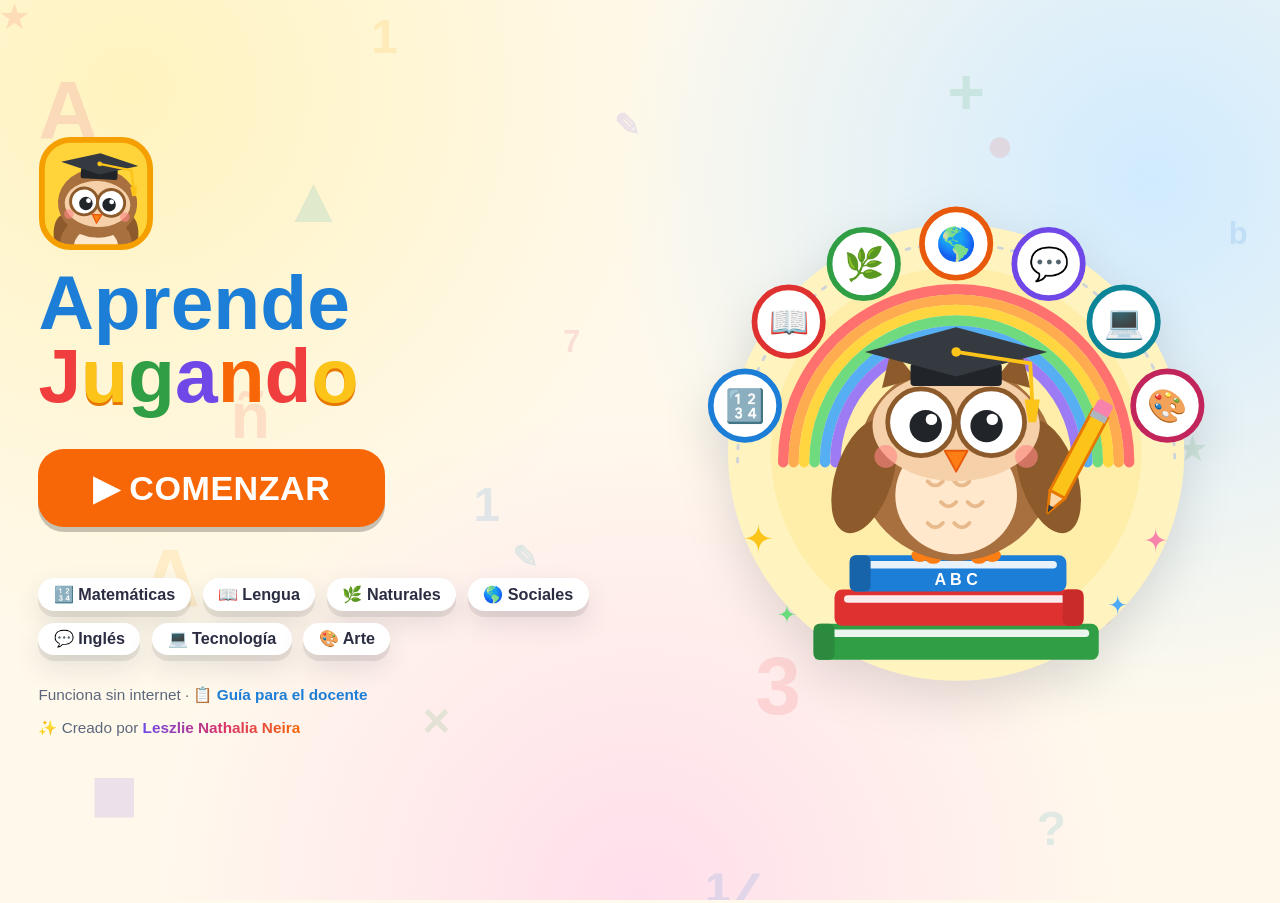
<file: index.html>
<!DOCTYPE html>
<html lang="es">
<head>
  <meta charset="UTF-8">
  <meta name="viewport" content="width=device-width, initial-scale=1.0">
  <title>Aprende Jugando – Juegos educativos para primaria</title>

  <!-- Información para buscadores (Google) -->
  <meta name="description" content="259 juegos educativos gratis para primero a quinto de primaria: matemáticas, lengua, ciencias, sociales, inglés, tecnología y arte. Creado por Leszlie Nathalia Neira.">
  <meta name="author" content="Leszlie Nathalia Neira">
  <link rel="canonical" href="https://nathalianeira28.github.io/Aprende-jugando/">
  <meta name="theme-color" content="#f76707">

  <!-- Vista previa al compartir el link (WhatsApp, Facebook, etc.) -->
  <meta property="og:type" content="website">
  <meta property="og:site_name" content="Aprende Jugando">
  <meta property="og:locale" content="es_CO">
  <meta property="og:title" content="Aprende Jugando – Juegos educativos para primaria">
  <meta property="og:description" content="259 juegos educativos gratis para primero a quinto de primaria: matemáticas, lengua, ciencias, sociales, inglés, tecnología y arte.">
  <meta property="og:url" content="https://nathalianeira28.github.io/Aprende-jugando/">
  <meta property="og:image" content="https://nathalianeira28.github.io/Aprende-jugando/assets/images/vista-previa.png">
  <meta property="og:image:width" content="1200">
  <meta property="og:image:height" content="630">
  <meta property="og:image:alt" content="Pantalla de bienvenida de Aprende Jugando con el búho profesor">
  <meta name="twitter:card" content="summary_large_image">

  <!-- Icono: SVG para computador; PNG para celulares (al "Agregar a pantalla de inicio") -->
  <link rel="icon" href="assets/icons/logo.svg" type="image/svg+xml">
  <link rel="icon" href="assets/icons/icono-192.png" type="image/png" sizes="192x192">
  <link rel="apple-touch-icon" href="assets/icons/apple-touch-icon.png">
  <link rel="manifest" href="manifest.webmanifest">
  <meta name="apple-mobile-web-app-title" content="Aprende Jugando">
  <link rel="stylesheet" href="css/estilos.css">
</head>
<body>
  <!-- Decoración de fondo (estrellas, números, figuras que flotan) -->
  <div id="fondo-decorativo" aria-hidden="true"></div>

  <!-- Barra superior: aparece en todas las pantallas menos la bienvenida -->
  <header id="barra" class="oculto">
    <button id="btn-logo" class="barra-logo" title="Ir al inicio">
      <img src="assets/icons/logo.svg" alt="">
      <span>Aprende <b>Jugando</b></span>
    </button>
    <nav id="migas" aria-label="Ruta"></nav>
    <div class="barra-acciones">
      <button id="btn-guia" class="btn-icono" title="Guía para el docente">📋<span>Guía docente</span></button>
      <button id="btn-sonido" class="btn-icono" title="Activar o desactivar sonidos">🔊<span>Sonido</span></button>
      <button id="btn-pantalla" class="btn-icono" title="Pantalla completa">⛶<span>Pantalla</span></button>
    </div>
  </header>

  <!-- Aquí se dibuja cada pantalla -->
  <main id="pantalla"></main>

  <!-- Mensajes de felicitación -->
  <div id="mensaje" class="mensaje" aria-live="polite"></div>
  <div id="confeti" aria-hidden="true"></div>

  <!-- Scripts: el orden importa. No se usan módulos para que funcione con doble clic (file://) -->
  <script src="js/utilidades.js"></script>
  <script src="js/sonidos.js"></script>
  <script src="js/dibujos.js"></script>
  <script src="js/miniaturas.js"></script>
  <script src="js/generadores.js"></script>

  <script src="js/juegos/motor.js"></script>
  <script src="js/juegos/seleccion-multiple.js"></script>
  <script src="js/juegos/memoria.js"></script>
  <script src="js/juegos/sopa-letras.js"></script>
  <script src="js/juegos/crucigrama.js"></script>
  <script src="js/juegos/relacionar.js"></script>
  <script src="js/juegos/ordenar.js"></script>
  <script src="js/juegos/clasificar.js"></script>
  <script src="js/juegos/revueltas.js"></script>
  <script src="js/juegos/ruleta.js"></script>
  <script src="js/juegos/rompecabezas.js"></script>
  <script src="js/juegos/operaciones.js"></script>
  <script src="js/juegos/laberinto.js"></script>
  <script src="js/juegos/diferencias.js"></script>
  <script src="js/juegos/identificar.js"></script>
  <script src="js/juegos/teclado.js"></script>

  <script src="js/contenidos.js"></script>
  <script src="js/contenidos/matematicas.js"></script>
  <script src="js/contenidos/lengua.js"></script>
  <script src="js/contenidos/naturales.js"></script>
  <script src="js/contenidos/sociales.js"></script>
  <script src="js/contenidos/ingles.js"></script>
  <script src="js/contenidos/tecnologia.js"></script>
  <script src="js/contenidos/arte.js"></script>

  <script src="js/navegacion.js"></script>
  <script src="js/app.js"></script>
</body>
</html>
</file>
<file: css/estilos.css>
/* =========================================================
   APRENDE JUGANDO - Hoja de estilos
   Fuentes del sistema (no requiere internet).
   ========================================================= */
:root {
  --azul: #1c7ed6;
  --rojo: #f03e3e;
  --verde: #2f9e44;
  --naranja: #f76707;
  --amarillo: #fcc419;
  --morado: #7048e8;
  --cian: #1098ad;
  --rosa: #d6336c;
  --texto: #2b2d42;
  --suave: #5c677d;
  --fondo: #fff9ec;
  --tarjeta: #ffffff;
  --sombra: 0 6px 0 rgba(0,0,0,.08), 0 12px 28px rgba(43,45,66,.12);
  --radio: 26px;
  --color: var(--azul);          /* color de la materia activa */
  --color-claro: #e7f5ff;
  --fuente: "Segoe UI", "Trebuchet MS", "Helvetica Neue", Arial, sans-serif;
  --fuente-titulo: "Segoe UI Black", "Arial Rounded MT Bold", "Trebuchet MS", "Segoe UI", Arial, sans-serif;
}

* { box-sizing: border-box; }
html { font-size: clamp(15px, 0.55vw + 10px, 22px); }
body {
  margin: 0;
  min-height: 100vh;
  font-family: var(--fuente);
  color: var(--texto);
  background: radial-gradient(circle at 10% 10%, #fff3bf 0, transparent 40%),
              radial-gradient(circle at 90% 20%, #d0ebff 0, transparent 40%),
              radial-gradient(circle at 50% 100%, #ffdeeb 0, transparent 45%),
              var(--fondo);
  background-attachment: fixed;
  overflow-x: hidden;
}
button { font-family: inherit; cursor: pointer; }
.oculto { display: none !important; }

/* ---------- Fondo decorativo ---------- */
#fondo-decorativo { position: fixed; inset: 0; pointer-events: none; z-index: 0; overflow: hidden; }
#fondo-decorativo span {
  position: absolute; font-weight: 900; opacity: .13; user-select: none;
  animation: flotar 9s ease-in-out infinite;
}
@keyframes flotar { 0%,100% { transform: translateY(0) rotate(0); } 50% { transform: translateY(-22px) rotate(10deg); } }

main#pantalla { position: relative; z-index: 1; padding: 1.2rem clamp(1rem, 3vw, 3rem) 3rem; max-width: 1500px; margin: 0 auto; }

/* ---------- Barra superior ---------- */
#barra {
  position: sticky; top: 0; z-index: 20;
  display: flex; align-items: center; gap: 1rem; flex-wrap: wrap;
  padding: .55rem clamp(1rem, 3vw, 3rem);
  background: rgba(255,255,255,.92); backdrop-filter: blur(6px);
  border-bottom: 4px solid var(--color);
}
.barra-logo { display: flex; align-items: center; gap: .5rem; background: none; border: 0; font-size: 1.25rem; color: var(--texto); font-family: var(--fuente-titulo); }
.barra-logo img { width: 2.4rem; height: 2.4rem; }
.barra-logo b { color: var(--naranja); }
#migas { flex: 1; display: flex; flex-wrap: wrap; align-items: center; gap: .4rem; font-weight: 700; }
#migas a { color: var(--texto); text-decoration: none; background: #f1f3f5; padding: .35rem .8rem; border-radius: 99px; }
#migas a:hover { background: var(--color-claro); color: var(--color); }
#migas .sep { color: #adb5bd; }
#migas .actual { background: var(--color); color: #fff; padding: .35rem .8rem; border-radius: 99px; }
.barra-acciones { display: flex; gap: .5rem; }
.btn-icono {
  display: flex; align-items: center; gap: .35rem;
  border: 3px solid #e9ecef; background: #fff; border-radius: 16px;
  padding: .4rem .75rem; font-size: 1.05rem; font-weight: 700; color: var(--texto);
}
.btn-icono span { font-size: .85rem; }
.btn-icono:hover { border-color: var(--color); }
.btn-icono.apagado { opacity: .5; text-decoration: line-through; }

/* ---------- Botones grandes ---------- */
.btn {
  display: inline-flex; align-items: center; justify-content: center; gap: .5rem;
  border: 0; border-radius: 18px; padding: .8rem 1.6rem;
  font-size: 1.15rem; font-weight: 900; letter-spacing: .5px; text-transform: uppercase;
  color: #fff; background: var(--color); white-space: nowrap;
  box-shadow: 0 5px 0 rgba(0,0,0,.22);
  transition: transform .12s, box-shadow .12s, filter .12s;
}
.btn:hover { filter: brightness(1.08); transform: translateY(-2px); }
.btn:active { transform: translateY(3px); box-shadow: 0 2px 0 rgba(0,0,0,.22); }
.btn:disabled { filter: grayscale(.8); opacity: .6; cursor: not-allowed; transform: none; }
.btn.secundario { background: #fff; color: var(--texto); border: 3px solid #dee2e6; box-shadow: 0 5px 0 #dee2e6; }
.btn.verde { background: var(--verde); }
.btn.naranja { background: var(--naranja); }
.btn.gigante { font-size: 2rem; padding: 1.1rem 3.2rem; border-radius: 26px; }

/* ---------- Pantalla de bienvenida ---------- */
.bienvenida { min-height: calc(100vh - 4rem); display: grid; grid-template-columns: 1.05fr 1fr; align-items: center; gap: 2rem; }
.bienvenida .logo-grande { width: clamp(90px, 9vw, 150px); } /* el búho se anima por dentro (logo-animado.svg) */
@keyframes rebote { 0%,100% { transform: translateY(0) rotate(-4deg); } 50% { transform: translateY(-12px) rotate(4deg); } }
.titulo-app { font-family: var(--fuente-titulo); font-size: clamp(2.8rem, 6vw, 5.6rem); line-height: .95; margin: .6rem 0 2.2rem; }
.titulo-app .l1 { color: var(--azul); display: block; }
.titulo-app .l2 { display: block; }
.titulo-app .l2 span:nth-child(5n+1) { color: var(--rojo); }
.titulo-app .l2 span:nth-child(5n+2) { color: var(--amarillo); text-shadow: 0 3px 0 #e67700; }
.titulo-app .l2 span:nth-child(5n+3) { color: var(--verde); }
.titulo-app .l2 span:nth-child(5n+4) { color: var(--morado); }
.titulo-app .l2 span:nth-child(5n+5) { color: var(--naranja); }
.lema { font-size: 1.45rem; color: var(--suave); max-width: 32rem; margin: 0 0 2rem; }
.chips { display: flex; flex-wrap: wrap; gap: .7rem; margin-top: 3rem; }
.chip { background: #fff; border-radius: 99px; padding: .4rem .9rem; font-weight: 700; box-shadow: var(--sombra); font-size: .95rem; }
.ilustracion-bienvenida svg { width: 100%; height: auto; max-height: 78vh; filter: drop-shadow(0 18px 24px rgba(0,0,0,.12)); }
.pie-bienvenida { color: var(--suave); font-size: .9rem; margin-top: 1.8rem; }
.pie-bienvenida a { color: var(--azul); font-weight: 700; cursor: pointer; }
/* Firma de la autora: nombre con letras de colores, del mismo tamaño que el texto de arriba */
.autora { margin: .5rem 0 0; font-size: .9rem; color: var(--suave); }
.autora b {
  font-weight: 900;
  background: linear-gradient(90deg, #7048e8, #d6336c, #f76707);
  -webkit-background-clip: text; background-clip: text; color: transparent;
}

/* ---------- Títulos de sección ---------- */
.encabezado { text-align: center; margin: 1rem 0 2rem; }
.encabezado h1 { font-family: var(--fuente-titulo); font-size: clamp(2rem, 3.5vw, 3.2rem); margin: 0; }
.encabezado p { font-size: 1.25rem; color: var(--suave); margin: .4rem 0 0; }
.encabezado .emoji { font-size: 3rem; display: block; }

/* ---------- Tarjetas de grado ---------- */
.rejilla-grados { display: grid; grid-template-columns: repeat(auto-fit, minmax(210px, 1fr)); gap: 1.6rem; }
.tarjeta-grado {
  background: var(--tarjeta); border-radius: var(--radio); box-shadow: var(--sombra);
  border: 0; padding: 0 0 1.3rem; overflow: hidden; text-align: center;
  transition: transform .18s; animation: aparecer .45s backwards;
}
.tarjeta-grado:hover { transform: translateY(-8px) rotate(-1deg); }
.tarjeta-grado .ilus { height: 11rem; display: flex; align-items: center; justify-content: center; position: relative; }
.tarjeta-grado .ilus svg { width: 100%; height: 100%; }
.tarjeta-grado h2 { font-family: var(--fuente-titulo); font-size: 2rem; margin: .8rem 0 .2rem; }
.tarjeta-grado p { margin: 0 1rem 1rem; color: var(--suave); font-size: 1rem; min-height: 2.6em; }
@keyframes aparecer { from { opacity: 0; transform: translateY(24px) scale(.96); } }

/* ---------- Tarjetas de materia ---------- */
.rejilla-materias { display: grid; grid-template-columns: repeat(auto-fill, minmax(260px, 1fr)); gap: 1.6rem; }
.tarjeta-materia {
  --c: var(--azul);
  position: relative; text-align: left; border: 0;
  background: var(--tarjeta); border-radius: var(--radio); box-shadow: var(--sombra);
  padding: 1.3rem 1.3rem 1.2rem; overflow: hidden; display: flex; flex-direction: column; gap: .6rem;
  border-bottom: 8px solid var(--c);
  transition: transform .18s; animation: aparecer .45s backwards;
}
.tarjeta-materia:hover { transform: translateY(-6px); }
.tarjeta-materia .icono {
  width: 5.2rem; height: 5.2rem; border-radius: 24px; display: grid; place-items: center;
  font-size: 3rem; background: var(--c); box-shadow: inset 0 -6px 0 rgba(0,0,0,.15);
}
.tarjeta-materia h2 { margin: .3rem 0 0; font-family: var(--fuente-titulo); font-size: 1.55rem; color: var(--c); }
.tarjeta-materia p { margin: 0; color: var(--suave); }
.tarjeta-materia .temas { font-size: .9rem; color: var(--texto); background: #f8f9fa; border-radius: 14px; padding: .5rem .7rem; }
.tarjeta-materia .pie { display: flex; justify-content: space-between; align-items: center; margin-top: auto; padding-top: .3rem; }
.tarjeta-materia .cuenta { font-weight: 800; color: var(--c); }
.tarjeta-materia .burbuja { position: absolute; right: -30px; top: -30px; width: 120px; height: 120px; border-radius: 50%; background: var(--c); opacity: .1; }

/* ---------- Biblioteca de juegos ---------- */
.cabecera-biblioteca {
  display: flex; align-items: center; gap: 1.2rem; flex-wrap: wrap;
  background: var(--color); color: #fff; border-radius: var(--radio); padding: 1.2rem 1.6rem; margin: .5rem 0 1.8rem;
  box-shadow: var(--sombra);
}
.cabecera-biblioteca .icono { font-size: 3.4rem; background: rgba(255,255,255,.25); border-radius: 22px; width: 5rem; height: 5rem; display: grid; place-items: center; }
.cabecera-biblioteca h1 { margin: 0; font-family: var(--fuente-titulo); font-size: clamp(1.7rem, 3vw, 2.6rem); }
.cabecera-biblioteca p { margin: .2rem 0 0; font-size: 1.1rem; opacity: .95; }
.cabecera-biblioteca .grado-badge { margin-left: auto; background: #fff; color: var(--color); font-weight: 900; border-radius: 99px; padding: .5rem 1.1rem; font-size: 1.2rem; }

.rejilla-juegos { display: grid; grid-template-columns: repeat(auto-fill, minmax(270px, 1fr)); gap: 1.6rem; }
.tarjeta-juego {
  background: var(--tarjeta); border-radius: var(--radio); box-shadow: var(--sombra);
  overflow: hidden; display: flex; flex-direction: column;
  transition: transform .18s; animation: aparecer .45s backwards;
  border: 3px solid transparent;
}
.tarjeta-juego:hover { transform: translateY(-6px); border-color: var(--color); }
.tarjeta-juego .vista {
  margin: .8rem .8rem 0; border-radius: 20px; overflow: hidden;
  aspect-ratio: 16 / 10; background: var(--color-claro); cursor: pointer;
}
.tarjeta-juego .vista svg { width: 100%; height: 100%; display: block; }
.tarjeta-juego .cuerpo { padding: .9rem 1.1rem 1.1rem; display: flex; flex-direction: column; gap: .45rem; flex: 1; }
.tarjeta-juego .tipo { font-size: .8rem; font-weight: 800; text-transform: uppercase; letter-spacing: 1px; color: var(--color); }
.tarjeta-juego h3 { margin: 0; font-family: var(--fuente-titulo); font-size: 1.3rem; text-transform: uppercase; }
.tarjeta-juego .desc { margin: 0; color: var(--suave); }
.tarjeta-juego .aprende { font-size: .9rem; background: #fff9db; border-radius: 12px; padding: .45rem .65rem; }
.tarjeta-juego .aprende b { color: #e67700; }
.tarjeta-juego .pie { display: flex; align-items: center; justify-content: space-between; margin-top: auto; padding-top: .4rem; gap: .5rem; }
.tarjeta-juego .grado { white-space: nowrap; font-weight: 800; font-size: .9rem; background: #f1f3f5; border-radius: 99px; padding: .3rem .7rem; }

/* ---------- Pantalla de juego ---------- */
.juego { background: rgba(255,255,255,.9); border-radius: var(--radio); box-shadow: var(--sombra); overflow: hidden; }
.juego-cabecera { background: var(--color); color: #fff; padding: 1rem 1.5rem; display: flex; align-items: center; gap: 1rem; flex-wrap: wrap; }
.juego-cabecera h1 { margin: 0; font-family: var(--fuente-titulo); font-size: clamp(1.5rem, 2.6vw, 2.2rem); }
.juego-cabecera .aprende-j { font-size: 1rem; opacity: .95; }
.juego-cabecera .derecha { margin-left: auto; display: flex; gap: .6rem; flex-wrap: wrap; }
.juego-cabecera .btn { font-size: .95rem; padding: .55rem 1rem; }
.juego-cabecera .btn.secundario { box-shadow: 0 4px 0 rgba(0,0,0,.2); border: 0; }
.instrucciones { display: flex; align-items: center; gap: .8rem; background: #fff9db; padding: .8rem 1.5rem; font-size: 1.2rem; font-weight: 600; }
.instrucciones .bombillo { font-size: 1.8rem; }
.marcador { display: flex; align-items: center; gap: 1rem; padding: .8rem 1.5rem; flex-wrap: wrap; border-bottom: 2px dashed #e9ecef; }
.marcador .dato { font-weight: 800; font-size: 1.1rem; background: #f8f9fa; border-radius: 99px; padding: .35rem .9rem; }
.marcador .dato.ok { color: var(--verde); background: #ebfbee; }
.marcador .dato.no { color: var(--naranja); background: #fff4e6; }
.barra-progreso { flex: 1; min-width: 160px; height: 18px; background: #e9ecef; border-radius: 99px; overflow: hidden; }
.barra-progreso div { height: 100%; width: 0; background: linear-gradient(90deg, var(--amarillo), var(--verde)); border-radius: 99px; transition: width .4s; }
.area-juego { padding: 1.5rem; min-height: 420px; overflow-x: auto; }

/* ---------- Mensajes de retroalimentación ---------- */
.mensaje {
  position: fixed; left: 50%; bottom: 2rem; transform: translate(-50%, 160%);
  /* width: max-content evita que el letrero quede limitado a la mitad de la pantalla (por el left: 50%) */
  z-index: 50; background: #fff; border-radius: 24px; padding: 1rem 1.6rem; width: max-content; max-width: min(92vw, 720px); box-sizing: border-box;
  box-shadow: 0 16px 40px rgba(0,0,0,.25); font-size: 1.35rem; font-weight: 700;
  display: flex; align-items: center; gap: 1rem; transition: transform .35s cubic-bezier(.3,1.6,.6,1), opacity .25s;
  border: 5px solid var(--verde); opacity: 0; pointer-events: none;
}
.mensaje.ver { transform: translate(-50%, 0); opacity: 1; }
.mensaje.casi { border-color: var(--amarillo); }
.mensaje .emo { font-size: 2.6rem; }
.mensaje small { display: block; font-weight: 600; font-size: 1.05rem; color: var(--suave); margin-top: .2rem; }

#confeti { position: fixed; inset: 0; pointer-events: none; z-index: 60; overflow: hidden; }
#confeti i { position: absolute; top: -20px; width: 12px; height: 18px; border-radius: 3px; animation: caer linear forwards; }
@keyframes caer { to { transform: translateY(110vh) rotate(720deg); } }

/* ---------- Resultados ---------- */
.resultados { max-width: 880px; margin: .5rem auto; text-align: center; background: #fff; border-radius: 34px; box-shadow: var(--sombra); padding: 1.2rem 2rem 1.6rem; animation: aparecer .5s; border-top: 12px solid var(--color); }
.resultados .trofeo { font-size: 3.6rem; animation: rebote 2s infinite; display: inline-block; }
.resultados h1 { font-family: var(--fuente-titulo); font-size: clamp(1.8rem, 3vw, 2.6rem); margin: .2rem 0; color: var(--color); }
.resultados .estrellas { font-size: 3.6rem; letter-spacing: .4rem; margin: .4rem 0; }
.resultados .estrellas span { display: inline-block; animation: estrella .6s backwards; }
.resultados .estrellas .gris { filter: grayscale(1); opacity: .3; }
@keyframes estrella { from { transform: scale(0) rotate(-180deg); } }
.cifras { display: grid; grid-template-columns: repeat(3, 1fr); gap: 1rem; margin: .8rem 0; }
.cifra { background: #f8f9fa; border-radius: 20px; padding: .6rem; }
.cifra b { display: block; font-size: 2.4rem; font-family: var(--fuente-titulo); }
.cifra.ok b { color: var(--verde); }
.cifra.no b { color: var(--naranja); }
.cifra.pc b { color: var(--azul); }
.insignia { display: inline-block; background: #fff3bf; border-radius: 99px; padding: .5rem 1.2rem; font-weight: 800; margin-bottom: .4rem; }
.botones-fila { display: flex; flex-wrap: wrap; gap: .8rem; justify-content: center; }

/* ---------- Guía docente ---------- */
.guia { background: #fff; border-radius: var(--radio); box-shadow: var(--sombra); padding: 1.5rem 2rem; }
.guia h2 { font-family: var(--fuente-titulo); margin: 1.6rem 0 .6rem; }
.guia table { width: 100%; border-collapse: collapse; margin-bottom: 1rem; }
.guia th, .guia td { text-align: left; padding: .6rem .8rem; border-bottom: 1px solid #e9ecef; vertical-align: top; }
.guia th { background: #f8f9fa; }
.guia .pestanas { display: flex; flex-wrap: wrap; gap: .5rem; }
.guia .pestanas button { border: 3px solid #e9ecef; background: #fff; border-radius: 99px; padding: .45rem 1rem; font-weight: 800; font-size: 1rem; }
.guia .pestanas button.activa { background: var(--color); border-color: var(--color); color: #fff; }

/* =========================================================
   ELEMENTOS COMUNES DE LOS JUEGOS
   ========================================================= */
.centro { display: flex; flex-direction: column; align-items: center; gap: 1.2rem; text-align: center; }
.pregunta-grande { font-size: clamp(1.5rem, 2.6vw, 2.3rem); font-weight: 800; max-width: 1000px; line-height: 1.35; }
.visual-grande { font-size: clamp(2.6rem, 5vw, 4.5rem); line-height: 1.2; letter-spacing: .2rem; max-width: 100%; overflow-wrap: anywhere; line-break: anywhere; }
.lectura { background: #f8f9fa; border-left: 8px solid var(--color); border-radius: 16px; padding: 1rem 1.3rem; font-size: 1.25rem; line-height: 1.6; max-width: 900px; text-align: left; }
.opciones { display: grid; grid-template-columns: repeat(auto-fit, minmax(220px, 1fr)); gap: 1rem; width: 100%; max-width: 1000px; }
.opcion {
  background: #fff; border: 4px solid #dee2e6; border-radius: 20px; padding: 1rem 1.2rem;
  font-size: clamp(1.2rem, 1.8vw, 1.6rem); font-weight: 800; color: var(--texto);
  box-shadow: 0 5px 0 #dee2e6; transition: transform .1s;
}
.opcion:hover { border-color: var(--color); transform: translateY(-3px); }
.opcion.correcta { background: #d3f9d8; border-color: var(--verde); box-shadow: 0 5px 0 #8ce99a; }
.opcion.intento { background: #fff4e6; border-color: #ffa94d; box-shadow: 0 5px 0 #ffd8a8; opacity: .7; }
.opcion:disabled { cursor: default; }
.hueco { display: inline-block; min-width: 4ch; border-bottom: 5px solid var(--color); color: var(--color); padding: 0 .3rem; }
.explicacion { background: #e7f5ff; border-radius: 16px; padding: .8rem 1.1rem; font-size: 1.15rem; max-width: 900px; }

.ficha {
  display: inline-flex; align-items: center; justify-content: center; gap: .4rem;
  background: #fff; border: 4px solid #dee2e6; border-radius: 16px; padding: .6rem 1rem;
  font-size: 1.3rem; font-weight: 800; box-shadow: 0 4px 0 #dee2e6; user-select: none; cursor: grab;
  transition: transform .12s;
}
.ficha:hover { transform: translateY(-3px); border-color: var(--color); }
.ficha.elegida { border-color: var(--color); background: var(--color-claro); transform: scale(1.06); }
.ficha.bien { border-color: var(--verde); background: #d3f9d8; box-shadow: 0 4px 0 #8ce99a; cursor: default; }
.ficha.arrastrando { opacity: .4; }

/* ---------- Memoria ---------- */
.tablero-memoria { display: grid; grid-template-columns: repeat(var(--cols, 4), 1fr); gap: .9rem; width: 100%; max-width: 980px; margin: 0 auto; }
.carta { aspect-ratio: 1 / 1; perspective: 800px; border: 0; background: none; padding: 0; }
.carta .interior { position: relative; width: 100%; height: 100%; transition: transform .45s; transform-style: preserve-3d; }
.carta.volteada .interior, .carta.pareja .interior { transform: rotateY(180deg); }
.carta .cara { position: absolute; inset: 0; border-radius: 18px; display: grid; place-items: center; backface-visibility: hidden; -webkit-backface-visibility: hidden; padding: .3rem; text-align: center; }
.carta .reverso { background: var(--color); background-image: radial-gradient(circle, rgba(255,255,255,.25) 2px, transparent 3px); background-size: 18px 18px; box-shadow: 0 5px 0 rgba(0,0,0,.2); color: #fff; font-size: 2.2rem; font-weight: 900; }
.carta .frente { background: #fff; border: 4px solid var(--color); transform: rotateY(180deg); font-weight: 800; font-size: clamp(.9rem, 1.6vw, 1.5rem); }
.carta .frente.emoji { font-size: clamp(2rem, 4vw, 3.5rem); }
.carta.pareja .frente { background: #d3f9d8; border-color: var(--verde); }

/* ---------- Sopa de letras ---------- */
.sopa-contenedor { display: flex; gap: 2rem; flex-wrap: wrap; justify-content: center; align-items: flex-start; }
.sopa { display: grid; gap: 4px; background: var(--color-claro); padding: 10px; border-radius: 20px; user-select: none; touch-action: none; }
.sopa .celda { width: clamp(30px, 3.3vw, 52px); aspect-ratio: 1; display: grid; place-items: center; font-weight: 900; font-size: clamp(1rem, 1.8vw, 1.6rem); background: #fff; border-radius: 10px; cursor: pointer; }
.sopa .celda.marcando { background: var(--amarillo); }
.sopa .celda.encontrada { color: #fff; }
.lista-palabras { list-style: none; padding: 0; margin: 0; display: flex; flex-direction: column; gap: .5rem; min-width: 220px; }
.lista-palabras li { font-size: 1.25rem; font-weight: 800; background: #f8f9fa; border-radius: 12px; padding: .45rem .8rem; }
.lista-palabras li small { display: block; font-weight: 600; color: var(--suave); font-size: .9rem; }
.lista-palabras li.hecha { text-decoration: line-through; color: var(--verde); background: #ebfbee; }

/* ---------- Crucigrama ---------- */
.cruci-contenedor { display: flex; gap: 2rem; flex-wrap: wrap; justify-content: center; align-items: flex-start; }
.cruci { display: grid; gap: 3px; }
.cruci .c { width: clamp(30px, 3vw, 46px); aspect-ratio: 1; position: relative; }
.cruci .c.letra { background: #fff; border: 3px solid #495057; border-radius: 6px; }
.cruci .c input { width: 100%; height: 100%; border: 0; background: transparent; text-align: center; font-size: clamp(1rem, 1.7vw, 1.5rem); font-weight: 900; text-transform: uppercase; padding: 0; color: var(--texto); }
.cruci .c input:focus { outline: none; background: #fff3bf; }
.cruci .c .num { position: absolute; top: 0; left: 2px; font-size: .62rem; font-weight: 900; color: var(--color); pointer-events: none; }
.cruci .c.ok { background: #d3f9d8; border-color: var(--verde); }
.cruci .c.revisar { background: #fff4e6; border-color: #ffa94d; }
.pistas { max-width: 460px; }
.pistas h3 { margin: .2rem 0 .4rem; color: var(--color); }
.pistas ol { margin: 0 0 1rem; padding-left: 0; list-style: none; }
.pistas li { margin-bottom: .45rem; font-size: 1.1rem; }
.pistas li b { color: var(--color); }
.pistas li.ok { color: var(--verde); text-decoration: line-through; }

/* ---------- Relacionar ---------- */
.relacionar { display: grid; grid-template-columns: 1fr 1fr; gap: 1rem 4rem; max-width: 900px; margin: 0 auto; }
.relacionar .col { display: flex; flex-direction: column; gap: .8rem; }
.relacionar .ficha { justify-content: flex-start; min-height: 4rem; font-size: 1.35rem; cursor: pointer; }
.relacionar .ficha .grande { font-size: 2.2rem; }
.relacionar .ficha .numero { margin-left: auto; background: var(--verde); color: #fff; border-radius: 99px; width: 2rem; height: 2rem; display: grid; place-items: center; font-size: 1rem; }

/* ---------- Ordenar / Clasificar ---------- */
.casillas { display: flex; flex-wrap: wrap; gap: .8rem; justify-content: center; }
.casilla { min-width: 150px; min-height: 4.4rem; border: 4px dashed #ced4da; border-radius: 18px; display: flex; align-items: center; justify-content: center; position: relative; padding: .3rem; background: #fff; }
.casilla .n { position: absolute; top: -12px; left: -10px; background: var(--color); color: #fff; width: 1.8rem; height: 1.8rem; border-radius: 50%; display: grid; place-items: center; font-weight: 900; font-size: .9rem; }
.casilla.sobre { border-color: var(--color); background: var(--color-claro); }
.casilla.bien { border-color: var(--verde); border-style: solid; background: #ebfbee; }
.banco { display: flex; flex-wrap: wrap; gap: .8rem; justify-content: center; min-height: 4.5rem; padding: 1rem; border-radius: 20px; background: #f8f9fa; width: 100%; }
.flecha-orden { font-size: 1.6rem; color: #adb5bd; align-self: center; }

.cajas-clasificar { display: grid; grid-template-columns: repeat(auto-fit, minmax(220px, 1fr)); gap: 1rem; width: 100%; }
.caja { border: 4px dashed var(--color); border-radius: 24px; min-height: 12rem; padding: .8rem; background: #fff; display: flex; flex-direction: column; gap: .5rem; transition: background .15s; cursor: pointer; }
.caja h3 { margin: 0 0 .3rem; text-align: center; font-size: 1.35rem; color: var(--color); }
.caja.sobre { background: var(--color-claro); }
.caja .dentro { display: flex; flex-wrap: wrap; gap: .4rem; justify-content: center; }
.caja .dentro .ficha { font-size: 1rem; padding: .35rem .6rem; }

/* ---------- Palabras revueltas ---------- */
.respuesta-letras { display: flex; gap: .5rem; flex-wrap: wrap; justify-content: center; }
.respuesta-letras .hueco-letra { width: clamp(42px, 4.5vw, 64px); aspect-ratio: 1; border-radius: 14px; border: 4px solid #ced4da; display: grid; place-items: center; font-size: 1.8rem; font-weight: 900; background: #fff; cursor: pointer; }
.respuesta-letras.bien .hueco-letra { border-color: var(--verde); background: #d3f9d8; }
.letras-banco { display: flex; gap: .6rem; flex-wrap: wrap; justify-content: center; }
.letra-btn { width: clamp(46px, 4.8vw, 68px); aspect-ratio: 1; border-radius: 16px; border: 0; background: var(--color); color: #fff; font-size: 1.9rem; font-weight: 900; box-shadow: 0 5px 0 rgba(0,0,0,.25); }
.letra-btn:disabled { opacity: .2; }

/* ---------- Ruleta ---------- */
.ruleta-zona { display: flex; gap: 2rem; flex-wrap: wrap; justify-content: center; align-items: center; }
.ruleta-caja { position: relative; width: min(380px, 80vw); }
.ruleta-caja svg.rueda { width: 100%; transition: transform 3.2s cubic-bezier(.17,.67,.2,1); }
.ruleta-caja .puntero { position: absolute; top: -10px; left: 50%; transform: translateX(-50%); width: 0; height: 0; border-left: 22px solid transparent; border-right: 22px solid transparent; border-top: 40px solid var(--rojo); filter: drop-shadow(0 3px 2px rgba(0,0,0,.3)); z-index: 2; }
.ruleta-pregunta { flex: 1; min-width: 300px; max-width: 640px; }

/* ---------- Rompecabezas ---------- */
.puzzle { display: grid; gap: 3px; background: #495057; padding: 3px; border-radius: 14px; width: min(480px, 88vw); aspect-ratio: 1; }
.pieza { background-repeat: no-repeat; border: 0; border-radius: 6px; cursor: pointer; transition: transform .15s, outline .1s; padding: 0; }
.pieza.elegida { outline: 5px solid var(--amarillo); transform: scale(.94); z-index: 2; }
.pieza.en-sitio { box-shadow: inset 0 0 0 3px rgba(47,158,68,.0); }
.puzzle.resuelto { gap: 0; background: var(--verde); }
.puzzle-guia { width: 150px; border-radius: 12px; border: 4px solid #e9ecef; }

/* ---------- Operaciones / Tienda ---------- */
.operacion { font-family: var(--fuente-titulo); font-size: clamp(2.4rem, 5vw, 4.4rem); letter-spacing: .1rem; }
.pantalla-num { font-family: var(--fuente-titulo); font-size: 2.6rem; min-width: 9rem; min-height: 4.2rem; background: #fff; border: 5px solid var(--color); border-radius: 18px; padding: .2rem 1rem; }
.teclado-num { display: grid; grid-template-columns: repeat(3, 4.6rem); gap: .6rem; }
.teclado-num button { height: 4rem; border-radius: 16px; border: 0; font-size: 1.8rem; font-weight: 900; background: #f1f3f5; box-shadow: 0 4px 0 #ced4da; }
.teclado-num button:active { transform: translateY(3px); box-shadow: none; }
.teclado-num .ok { background: var(--verde); color: #fff; box-shadow: 0 4px 0 #2b8a3e; }
.teclado-num .borrar { background: #ffe8cc; }
.estante { display: flex; flex-wrap: wrap; gap: 1rem; justify-content: center; }
.producto { background: #fff; border-radius: 18px; padding: .7rem 1rem; box-shadow: var(--sombra); text-align: center; min-width: 120px; }
.producto .e { font-size: 3rem; display: block; }
.producto .precio { font-weight: 900; color: var(--verde); font-size: 1.3rem; }
.producto.en-carrito { outline: 5px solid var(--amarillo); }
.billete { display: inline-block; background: #d3f9d8; border: 3px solid var(--verde); border-radius: 10px; padding: .3rem .9rem; font-weight: 900; font-size: 1.4rem; }

/* ---------- Laberinto ---------- */
.laberinto { display: grid; gap: 6px; }
.laberinto .casa { width: clamp(52px, 6.5vw, 92px); aspect-ratio: 1; border-radius: 16px; border: 0; background: #fff; box-shadow: 0 4px 0 #dee2e6; font-weight: 900; font-size: clamp(.8rem, 1.4vw, 1.25rem); display: grid; place-items: center; padding: 2px; color: var(--texto); }
.laberinto .casa.vecina { outline: 4px solid var(--amarillo); }
.laberinto .casa.pisada { background: #d3f9d8; }
.laberinto .casa.jugador { background: var(--color); color: #fff; font-size: 2rem; }
.laberinto .casa.meta { background: #fff3bf; font-size: 2rem; }
.laberinto .casa.tropiezo { background: #ffe8cc; }
.regla { font-size: 1.4rem; font-weight: 800; background: var(--color-claro); color: var(--color); border-radius: 16px; padding: .6rem 1.2rem; }

/* ---------- Diferencias ---------- */
.dif-zona { display: flex; gap: 1.5rem; flex-wrap: wrap; justify-content: center; }
.dif-escena { display: grid; gap: 4px; background: #e7f5ff; border-radius: 22px; padding: 12px; border: 4px solid var(--color); }
.dif-escena .obj { width: clamp(50px, 5.5vw, 78px); aspect-ratio: 1; display: grid; place-items: center; font-size: clamp(1.8rem, 3.6vw, 3rem); border-radius: 14px; cursor: pointer; position: relative; }
.dif-escena .obj.hallada::after { content: ""; position: absolute; inset: 2px; border: 5px solid var(--rojo); border-radius: 50%; }

/* ---------- Identificar ---------- */
.identificar { display: flex; gap: 1.5rem; flex-wrap: wrap; justify-content: center; align-items: center; }
.identificar .dibujo { width: min(560px, 92vw); background: #fff; border-radius: 22px; box-shadow: var(--sombra); padding: .6rem; }
.identificar .dibujo svg { width: 100%; height: auto; max-height: 62vh; display: block; }
.identificar [data-parte] { cursor: pointer; transition: filter .15s; transform-box: fill-box; transform-origin: center; }
.identificar [data-parte]:hover { filter: brightness(1.15) drop-shadow(0 0 6px #fcc419); }
.identificar [data-parte].hallada { filter: drop-shadow(0 0 6px #2f9e44); }
.etiquetas-halladas { display: flex; flex-direction: column; gap: .4rem; min-width: 220px; }
.etiquetas-halladas div { background: #ebfbee; border-radius: 12px; padding: .4rem .8rem; font-weight: 700; }

/* ---------- Teclado ---------- */
.objetivo-teclado { font-family: var(--fuente-titulo); font-size: clamp(2.2rem, 5vw, 4rem); letter-spacing: .4rem; }
.objetivo-teclado .palabra-teclado { display: inline-block; white-space: nowrap; }
.objetivo-teclado .hecha { color: var(--verde); }
.objetivo-teclado .sig { text-decoration: underline; text-decoration-color: var(--amarillo); text-decoration-thickness: 8px; }
.teclado-virtual { display: flex; flex-direction: column; gap: .4rem; align-items: center; }
.teclado-virtual .fila { display: flex; gap: .4rem; }
.teclado-virtual button { width: clamp(38px, 4.4vw, 62px); height: clamp(38px, 4.4vw, 62px); border-radius: 12px; border: 0; background: #f1f3f5; box-shadow: 0 4px 0 #ced4da; font-weight: 900; font-size: 1.3rem; }
.teclado-virtual button.espacio { width: 18rem; }
.teclado-virtual button.siguiente { background: var(--amarillo); box-shadow: 0 4px 0 #e67700; animation: latido 1s infinite; }
@keyframes latido { 50% { transform: scale(1.1); } }

/* ---------- Adaptación a pantallas pequeñas ---------- */
@media (max-width: 860px) {
  .bienvenida { grid-template-columns: 1fr; text-align: center; padding-top: 1rem; }
  .bienvenida .chips { justify-content: center; }
  .lema { margin-left: auto; margin-right: auto; }
  .btn-icono span { display: none; }
  .relacionar { gap: 1rem; }
  .cifras { grid-template-columns: 1fr; }
}

/* ---------- Celulares (pantallas angostas) ---------- */
@media (max-width: 600px) {
  main#pantalla { padding: .7rem .5rem 2rem; }
  /* Barra superior compacta: logo y botones arriba, la ruta en una sola línea debajo */
  #barra { gap: .4rem .6rem; padding: .4rem .7rem; }
  .barra-logo { font-size: 1.05rem; }
  .barra-logo img { width: 2rem; height: 2rem; }
  .barra-acciones { margin-left: auto; gap: .35rem; }
  .btn-icono { padding: .3rem .55rem; border-radius: 12px; }
  #migas { order: 3; flex: 1 0 100%; flex-wrap: nowrap; overflow-x: auto; font-size: .85rem; gap: .25rem; padding-bottom: 2px; scrollbar-width: none; }
  #migas a, #migas .actual { padding: .25rem .6rem; white-space: nowrap; }
  /* Cabecera del juego, instrucciones y marcador más compactos */
  .juego-cabecera { padding: .7rem 1rem; gap: .5rem; }
  .juego-cabecera h1 { font-size: 1.35rem; }
  .juego-cabecera .aprende-j { font-size: .85rem; }
  .juego-cabecera .derecha { margin-left: 0; gap: .4rem; }
  .juego-cabecera .btn { font-size: .8rem; padding: .4rem .75rem; }
  .instrucciones { font-size: .98rem; padding: .6rem 1rem; gap: .5rem; }
  .instrucciones .bombillo { font-size: 1.3rem; }
  .marcador { gap: .4rem; padding: .6rem 1rem; }
  .marcador .dato { font-size: .85rem; padding: .25rem .65rem; }
  .barra-progreso { order: 5; flex-basis: 100%; height: 12px; }
  .area-juego { padding: 1rem .6rem; min-height: 0; }
  /* Memoria: 3 o 4 columnas para que las cartas se puedan tocar bien */
  .tablero-memoria { grid-template-columns: repeat(var(--cols-movil, 3), 1fr); gap: .6rem; }
  .carta .frente { font-size: 1rem; }
  /* Sopa de letras y crucigrama: las casillas se achican según cuántas columnas haya */
  .sopa { gap: 2px; padding: 6px; border-radius: 14px; }
  .sopa .celda { width: min(36px, calc((100vw - 3.6rem) / var(--tam, 10) - 2px)); border-radius: 6px; font-size: min(1.2rem, calc((100vw - 3.6rem) / var(--tam, 10) * .55)); }
  .cruci { gap: 2px; }
  .cruci .c { width: min(36px, calc((100vw - 2.6rem) / var(--cols, 10) - 2px)); }
  .cruci .c.letra { border-width: 2px; border-radius: 4px; }
  .cruci .c input { font-size: min(1.1rem, calc((100vw - 2.6rem) / var(--cols, 10) * .6)); }
  .cruci .c .num { font-size: .5rem; }
  .cruci-contenedor, .sopa-contenedor { gap: 1rem; }
  /* Relacionar: dos columnas que no se salen aunque las palabras sean largas */
  .relacionar { grid-template-columns: minmax(0, 1fr) minmax(0, 1fr); gap: .6rem; }
  .relacionar .ficha { font-size: 1rem; min-height: 3.2rem; padding: .5rem .6rem; overflow-wrap: anywhere; hyphens: auto; }
  .relacionar .ficha .grande { font-size: 1.7rem; }
  /* Teclado virtual de Tecnología: 10 teclas que caben en la pantalla */
  .teclado-virtual .fila { gap: .2rem; }
  .teclado-virtual button { width: calc((100vw - 3.4rem) / 10 - .2rem); height: 44px; font-size: 1.05rem; border-radius: 8px; }
  .teclado-virtual button.espacio { width: 70%; }
  .objetivo-teclado { font-size: 1.8rem; letter-spacing: .15rem; }
  .objetivo-teclado .palabra-teclado span { white-space: pre; }
}
</file>
